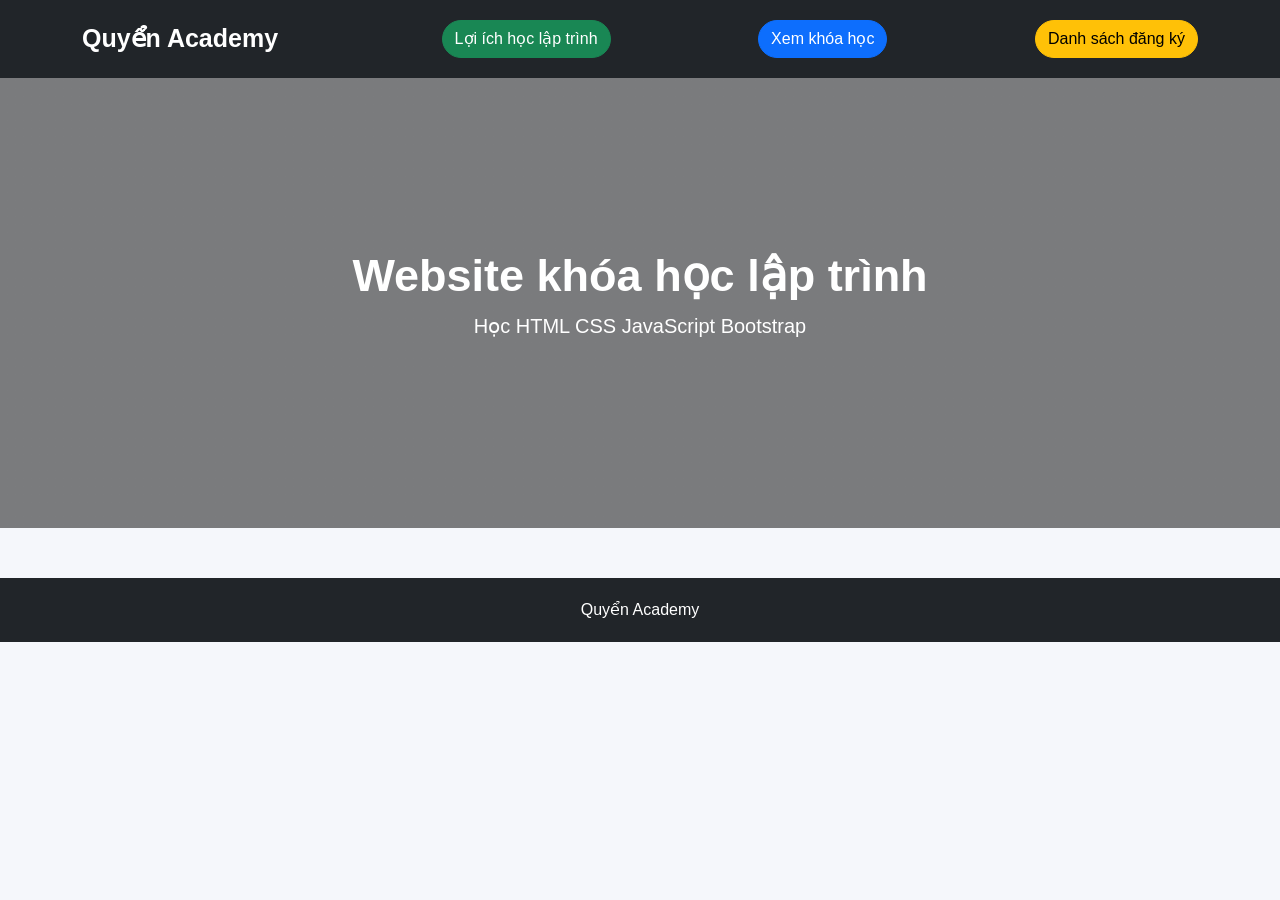
<file: index.html>
<!DOCTYPE html>
<html>

<head>

<title>Quyển Academy</title>

<link 
href="https://cdn.jsdelivr.net/npm/bootstrap@5.3.2/dist/css/bootstrap.min.css"
rel="stylesheet">

<link rel="stylesheet" href="style.css">

</head>


<body>


<nav class="navbar navbar-dark bg-dark">

<div class="container">

<a class="navbar-brand">
Quyển Academy
</a>


<a class="btn btn-success" href="benefits.html">
    Lợi ích học lập trình
</a>


<a class="btn btn-primary" href="courses.html">
Xem khóa học
</a>

  
  <a class="btn btn-warning" href="registrations.html">
Danh sách đăng ký
</a>


</div>

</nav>



<section class="hero">

<h1>
Website khóa học lập trình
</h1>


<p>
Học HTML CSS JavaScript Bootstrap
</p>


</section>



<footer>

Quyển Academy

</footer>


</body>

</html>
</file>
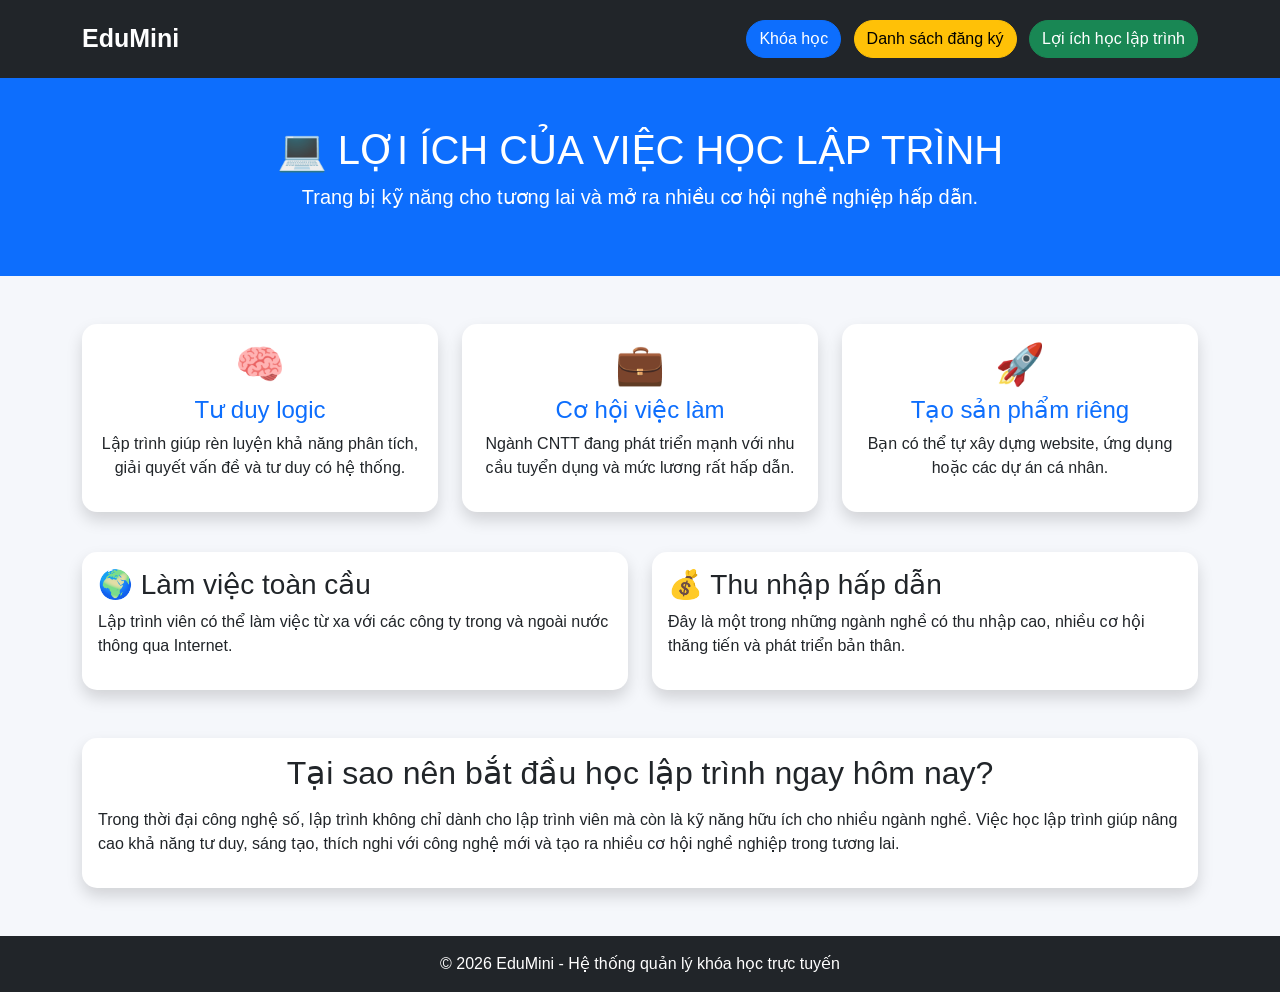
<file: benefits.html>
<!DOCTYPE html>
<html lang="vi">

<head>
    <meta charset="UTF-8">
    <title>Lợi ích của việc học lập trình</title>

    <link href="https://cdn.jsdelivr.net/npm/bootstrap@5.3.2/dist/css/bootstrap.min.css"
        rel="stylesheet">

    <link rel="stylesheet" href="style.css">
</head>

<body>

    <nav class="navbar navbar-dark bg-dark">
        <div class="container">

            <a class="navbar-brand">
                EduMini
            </a>

            <div>
                <a class="btn btn-primary me-2" href="courses.html">
                    Khóa học
                </a>

                <a class="btn btn-warning me-2" href="registrations.html">
                    Danh sách đăng ký
                </a>

                <a class="btn btn-success" href="benefits.html">
                    Lợi ích học lập trình
                </a>
            </div>

        </div>
    </nav>

    <div class="bg-primary text-white text-center py-5">
        <div class="container">
            <h1>💻 LỢI ÍCH CỦA VIỆC HỌC LẬP TRÌNH</h1>
            <p class="lead">
                Trang bị kỹ năng cho tương lai và mở ra nhiều cơ hội nghề nghiệp hấp dẫn.
            </p>
        </div>
    </div>

    <div class="container mt-5">

        <div class="row g-4">

            <div class="col-md-4">
                <div class="card shadow h-100">
                    <div class="card-body text-center">
                        <h1>🧠</h1>
                        <h4>Tư duy logic</h4>
                        <p>
                            Lập trình giúp rèn luyện khả năng phân tích,
                            giải quyết vấn đề và tư duy có hệ thống.
                        </p>
                    </div>
                </div>
            </div>

            <div class="col-md-4">
                <div class="card shadow h-100">
                    <div class="card-body text-center">
                        <h1>💼</h1>
                        <h4>Cơ hội việc làm</h4>
                        <p>
                            Ngành CNTT đang phát triển mạnh với nhu cầu tuyển dụng
                            và mức lương rất hấp dẫn.
                        </p>
                    </div>
                </div>
            </div>

            <div class="col-md-4">
                <div class="card shadow h-100">
                    <div class="card-body text-center">
                        <h1>🚀</h1>
                        <h4>Tạo sản phẩm riêng</h4>
                        <p>
                            Bạn có thể tự xây dựng website,
                            ứng dụng hoặc các dự án cá nhân.
                        </p>
                    </div>
                </div>
            </div>

        </div>

        <div class="row g-4 mt-3">

            <div class="col-md-6">
                <div class="card shadow h-100">
                    <div class="card-body">
                        <h3>🌍 Làm việc toàn cầu</h3>
                        <p>
                            Lập trình viên có thể làm việc từ xa với các công ty
                            trong và ngoài nước thông qua Internet.
                        </p>
                    </div>
                </div>
            </div>

            <div class="col-md-6">
                <div class="card shadow h-100">
                    <div class="card-body">
                        <h3>💰 Thu nhập hấp dẫn</h3>
                        <p>
                            Đây là một trong những ngành nghề có thu nhập cao,
                            nhiều cơ hội thăng tiến và phát triển bản thân.
                        </p>
                    </div>
                </div>
            </div>

        </div>

        <div class="card shadow mt-5">
            <div class="card-body">
                <h2 class="text-center mb-3">
                    Tại sao nên bắt đầu học lập trình ngay hôm nay?
                </h2>

                <p>
                    Trong thời đại công nghệ số, lập trình không chỉ dành cho
                    lập trình viên mà còn là kỹ năng hữu ích cho nhiều ngành nghề.
                    Việc học lập trình giúp nâng cao khả năng tư duy, sáng tạo,
                    thích nghi với công nghệ mới và tạo ra nhiều cơ hội nghề nghiệp
                    trong tương lai.
                </p>
            </div>
        </div>

    </div>

    <footer class="bg-dark text-white text-center p-3 mt-5">
        © 2026 EduMini - Hệ thống quản lý khóa học trực tuyến
    </footer>

</body>

</html>
</file>
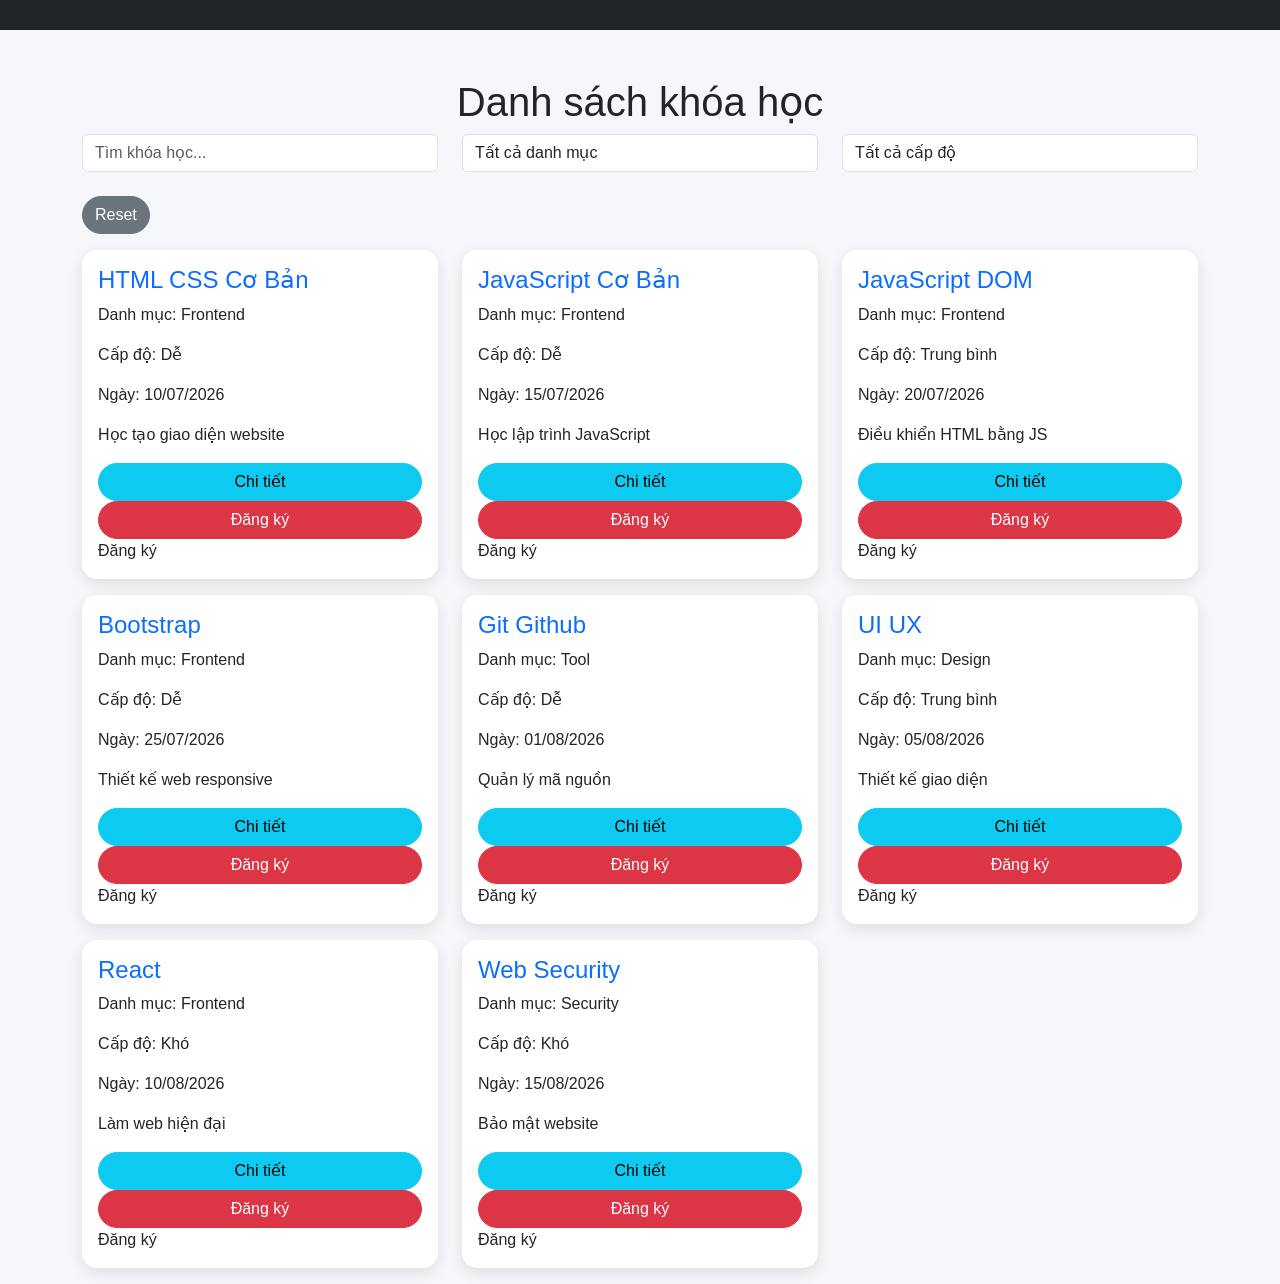
<file: courses.html>
<!DOCTYPE html>

<html>


<head>

<title>Khóa học</title>


<link 
href="https://cdn.jsdelivr.net/npm/bootstrap@5.3.2/dist/css/bootstrap.min.css"
rel="stylesheet">


<link rel="stylesheet" href="style.css">


</head>



<body onload="showCourses()">



<nav class="navbar bg-dark navbar-dark">

<div class="container">


</div>

</nav>



<div class="container mt-5">


<h1 class="text-center">

Danh sách khóa học

</h1>



<div class="row mb-4">


<div class="col-md-4">

<input 
id="search"
class="form-control"
placeholder="Tìm khóa học..."
onkeyup="filterCourses()">

</div>




<div class="col-md-4">


<select 
id="type"
class="form-control"
onchange="filterCourses()">


<option value="">
Tất cả danh mục
</option>


<option value="Frontend">
Frontend
</option>


<option value="Tool">
Tool
</option>


<option value="Design">
Design
</option>


<option value="Security">
Security
</option>


</select>


</div>





<div class="col-md-4">


<select 
id="level"
class="form-control"
onchange="filterCourses()">


<option value="">
Tất cả cấp độ
</option>


<option value="Dễ">
Dễ
</option>


<option value="Trung bình">
Trung bình
</option>


<option value="Khó">
Khó
</option>


</select>


</div>


</div>



<button 
class="btn btn-secondary mb-3"
onclick="resetFilter()">

Reset

</button>



<div class="row" id="list">


</div>



</div>
<!-- Modal -->


<div class="modal fade" id="myModal">


<div class="modal-dialog">


<div class="modal-content">



<div class="modal-header">


<h5 id="titleModal">

</h5>


<button 
class="btn-close"
data-bs-dismiss="modal">

</button>


</div>




<div class="modal-body">


<p id="contentModal">

</p>


</div>



</div>


</div>


</div>
<script 
src="https://cdn.jsdelivr.net/npm/bootstrap@5.3.2/dist/js/bootstrap.bundle.min.js">

</script>




<script src="script.js"></script>


</body>


</html>
</file>
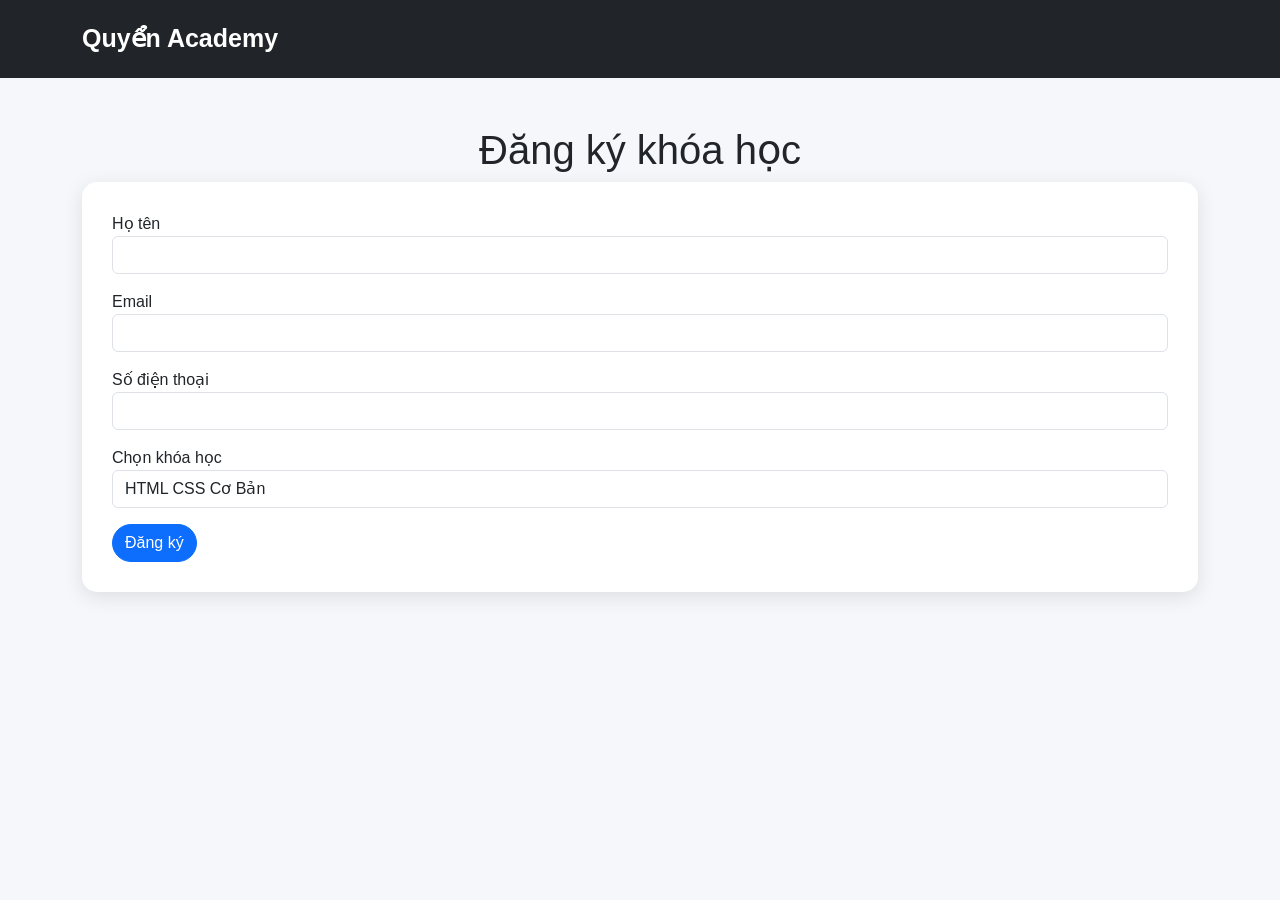
<file: register.html>
<!DOCTYPE html>
<html>


<head>

<title>Đăng ký khóa học</title>


<link 
href="https://cdn.jsdelivr.net/npm/bootstrap@5.3.2/dist/css/bootstrap.min.css"
rel="stylesheet">


<link rel="stylesheet" href="style.css">


</head>


<body>



<nav class="navbar bg-dark navbar-dark">


<div class="container">

<a class="navbar-brand">

Quyển Academy

</a>


</div>


</nav>





<div class="container mt-5">


<h1 class="text-center">

Đăng ký khóa học

</h1>



<form id="formRegister">



<div class="mb-3">

<label>
Họ tên
</label>

<input 
id="name"
class="form-control">

</div>





<div class="mb-3">

<label>
Email
</label>

<input 
id="email"
class="form-control">

</div>





<div class="mb-3">

<label>
Số điện thoại
</label>

<input 
id="phone"
class="form-control">

</div>





<div class="mb-3">


<label>
Chọn khóa học
</label>


<select 
id="course"
class="form-control">


<option>
HTML CSS Cơ Bản
</option>


<option>
JavaScript Cơ Bản
</option>


<option>
Bootstrap
</option>


<option>
React
</option>


</select>


</div>





<button class="btn btn-primary">

Đăng ký

</button>



</form>


</div>





<script src="script.js"></script>


</body>


</html>
</file>
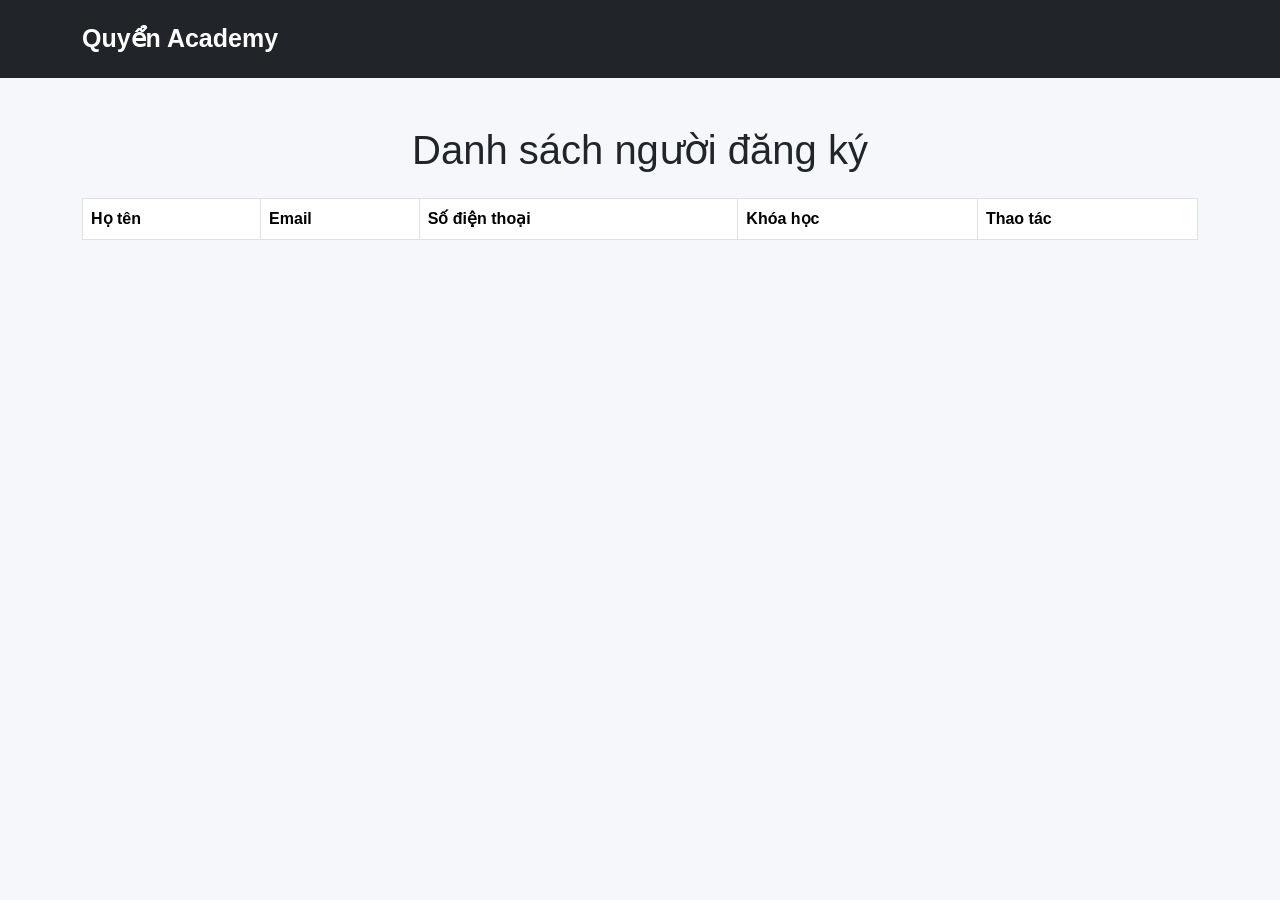
<file: registrations.html>
<!DOCTYPE html>
<html>

<head>

<title>Danh sách đăng ký</title>

<link 
href="https://cdn.jsdelivr.net/npm/bootstrap@5.3.2/dist/css/bootstrap.min.css"
rel="stylesheet">

<link rel="stylesheet" href="style.css">

</head>


<body onload="showRegister()">



<nav class="navbar bg-dark navbar-dark">

<div class="container">

<a class="navbar-brand">
Quyển Academy
</a>

</div>

</nav>




<div class="container mt-5">


<h1 class="text-center">

Danh sách người đăng ký

</h1>



<table class="table table-bordered mt-4">


<thead>

<tr>

<th>
Họ tên
</th>


<th>
Email
</th>


<th>
Số điện thoại
</th>


<th>
Khóa học
</th>


<th>
Thao tác
</th>


</tr>

</thead>



<tbody id="registerList">


</tbody>


</table>



</div>




<script src="script.js"></script>


</body>

</html>
</file>
<file: style.css>
/* ===== CÀI ĐẶT CHUNG ===== */

body{

    font-family: 'Segoe UI', Arial, sans-serif;

    background:#f5f7fb;

}



/* ===== NAVBAR ===== */


.navbar{

    padding:15px;

}



.navbar-brand{

    font-size:25px;

    font-weight:bold;

}



/* ===== TRANG CHỦ ===== */


.hero{

    height:450px;

    background:
    linear-gradient(
    rgba(0,0,0,0.5),
    rgba(0,0,0,0.5)
    ),
    url("https://images.unsplash.com/photo-1516321318423-f06f85e504b3");


    background-size:cover;

    background-position:center;


    display:flex;

    flex-direction:column;

    justify-content:center;

    align-items:center;


    color:white;

    text-align:center;

}



.hero h1{

    font-size:45px;

    font-weight:bold;

}



.hero p{

    font-size:20px;

}



/* ===== CARD KHÓA HỌC ===== */


.card{


    border:none;


    border-radius:15px;


    box-shadow:0 5px 15px rgba(0,0,0,0.1);


    background:white;


}



.card h4{

    color:#0d6efd;

}



.card:hover{


    transform:translateY(-8px);


    transition:0.3s;


}



/* ===== BUTTON ===== */


.btn{


    border-radius:20px;


}



/* ===== FORM ===== */


form{


    background:white;


    padding:30px;


    border-radius:15px;


    box-shadow:
    0 5px 20px rgba(0,0,0,0.1);


}



/* ===== FOOTER ===== */


footer{


    background:#212529;


    color:white;


    text-align:center;


    padding:20px;


    margin-top:50px;


}
</file>
